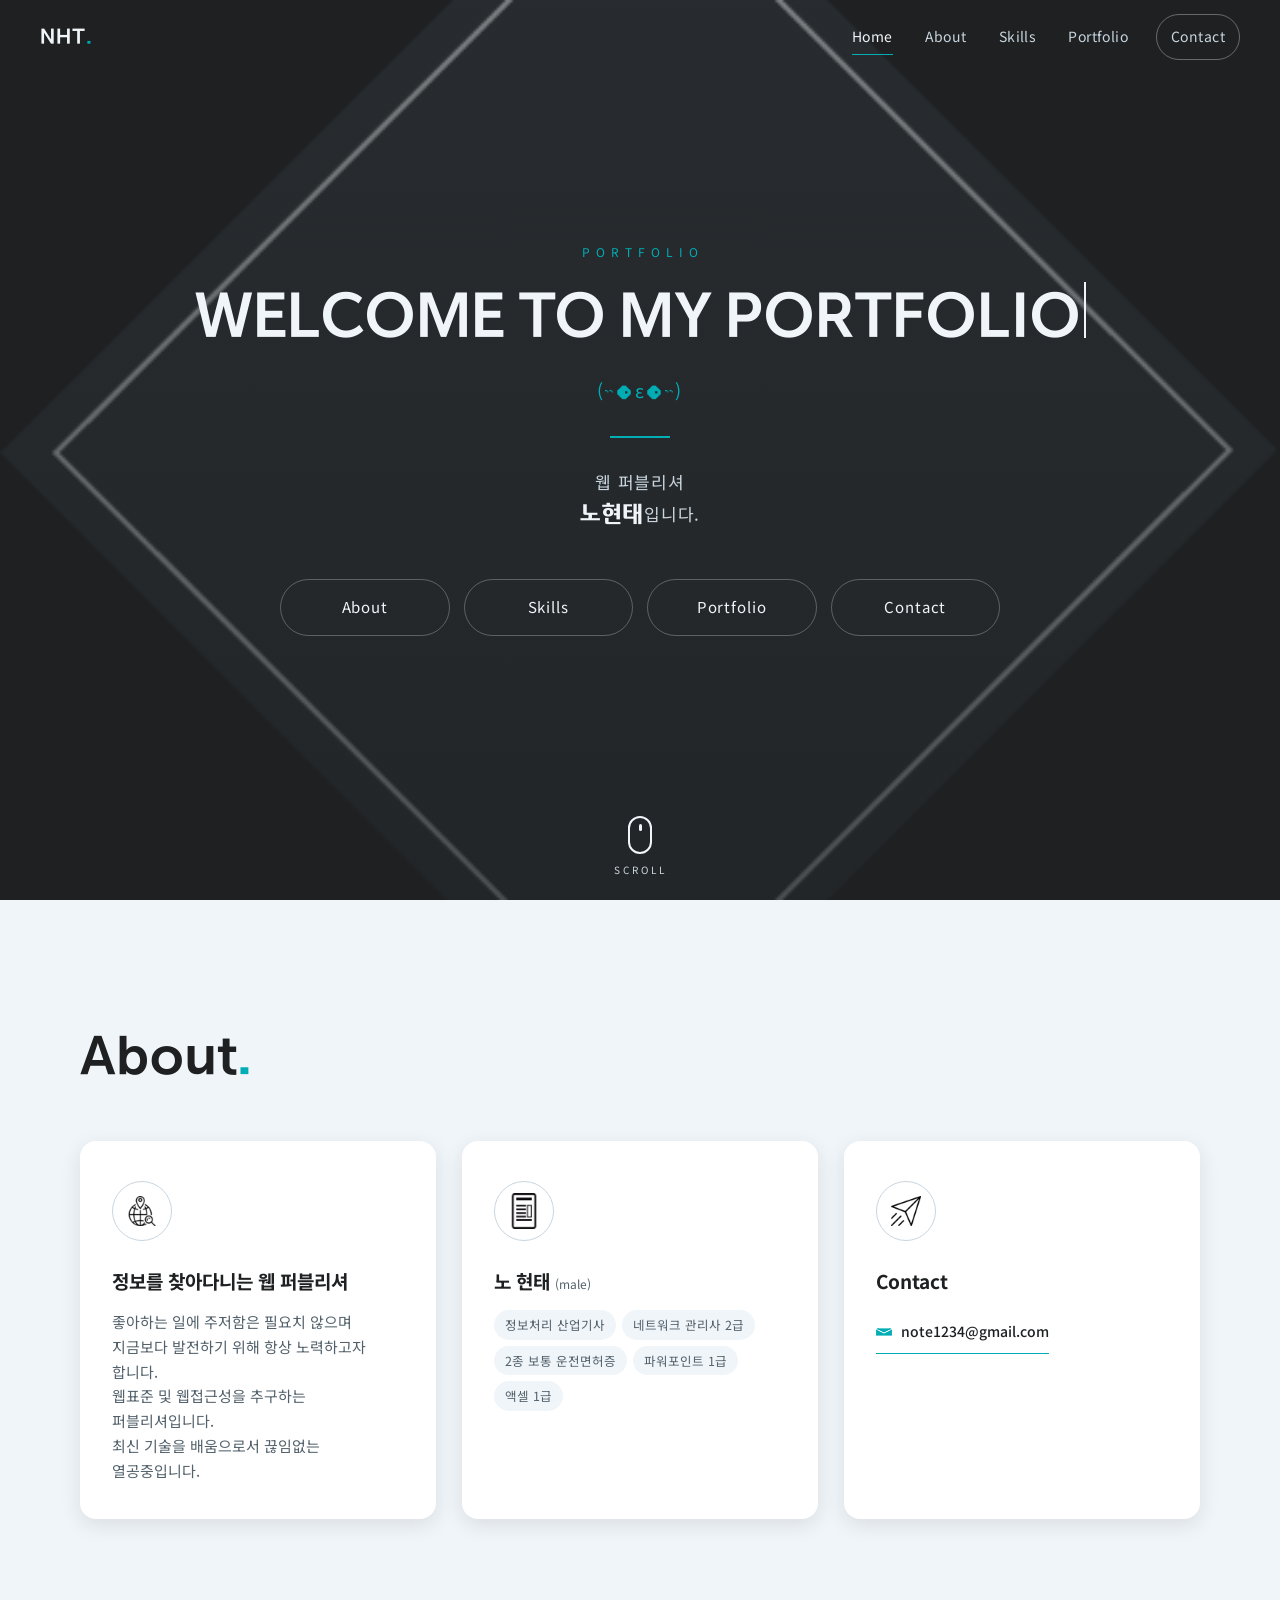
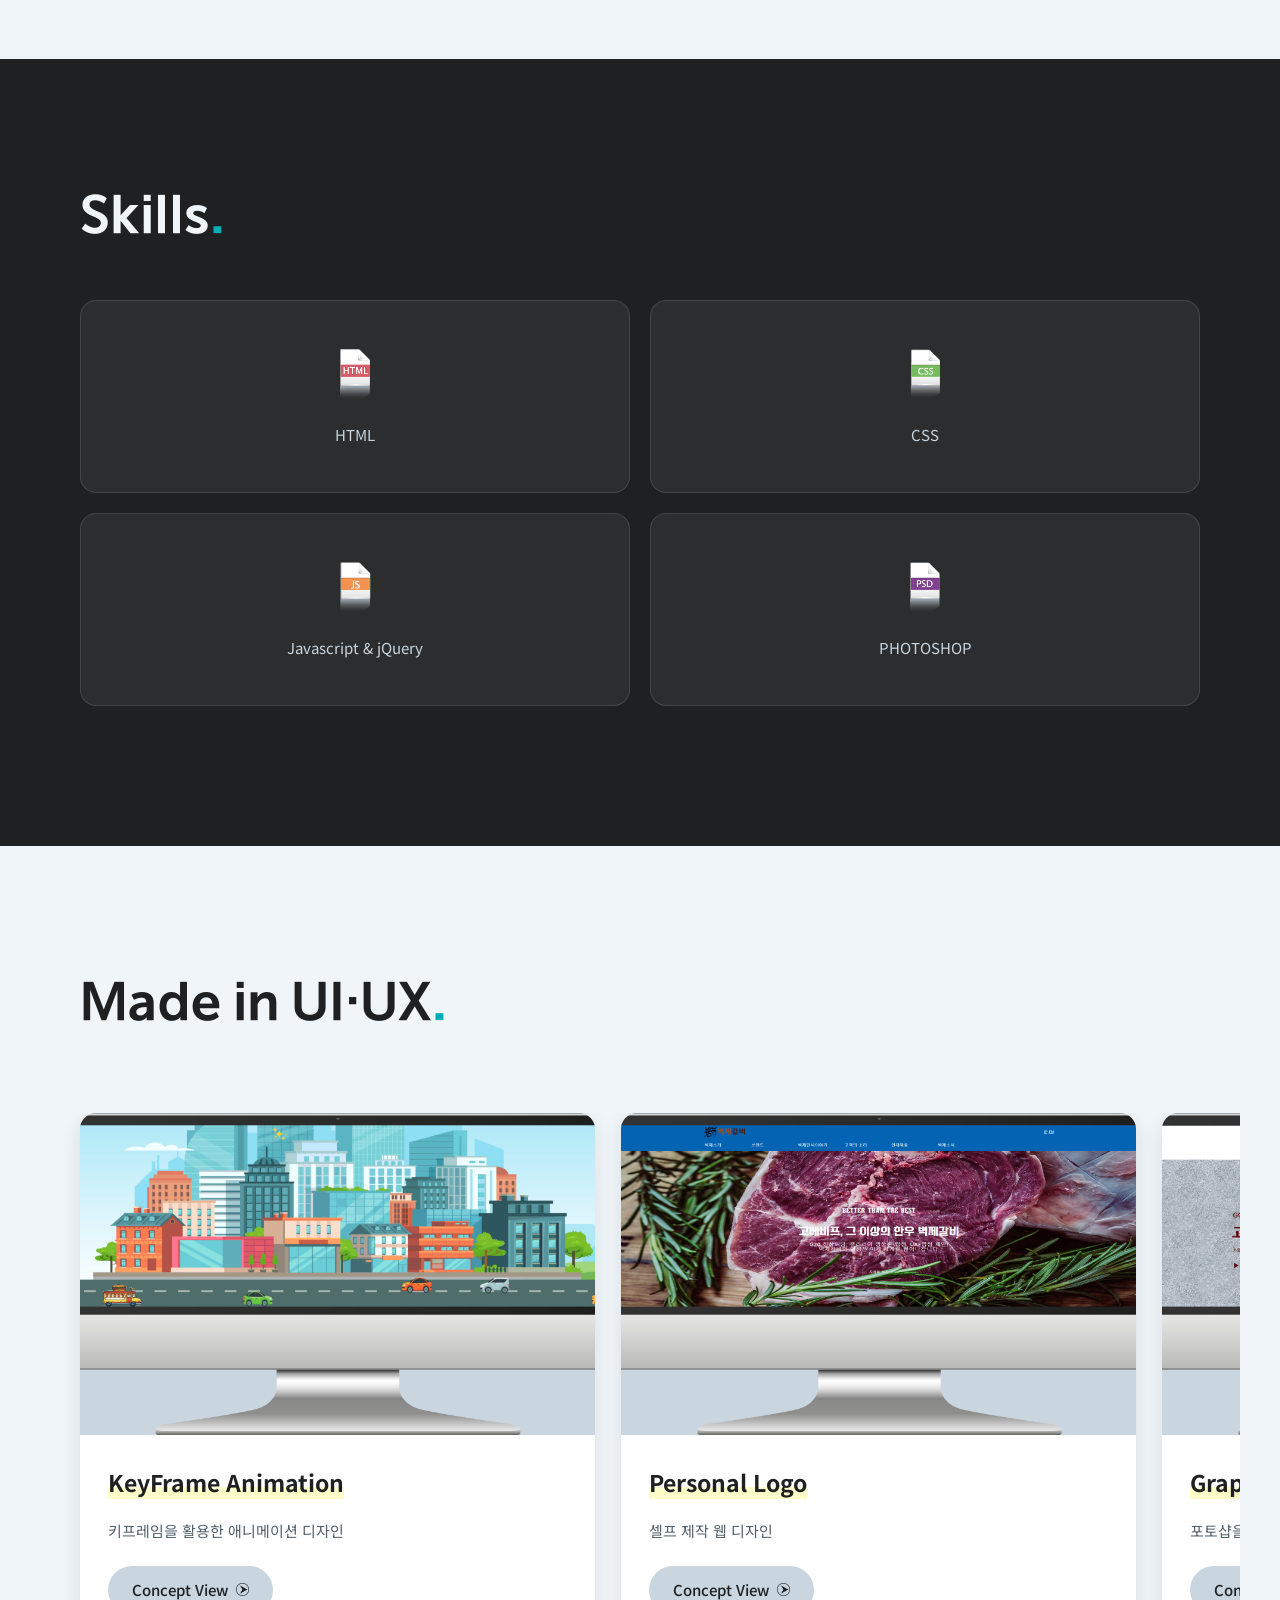
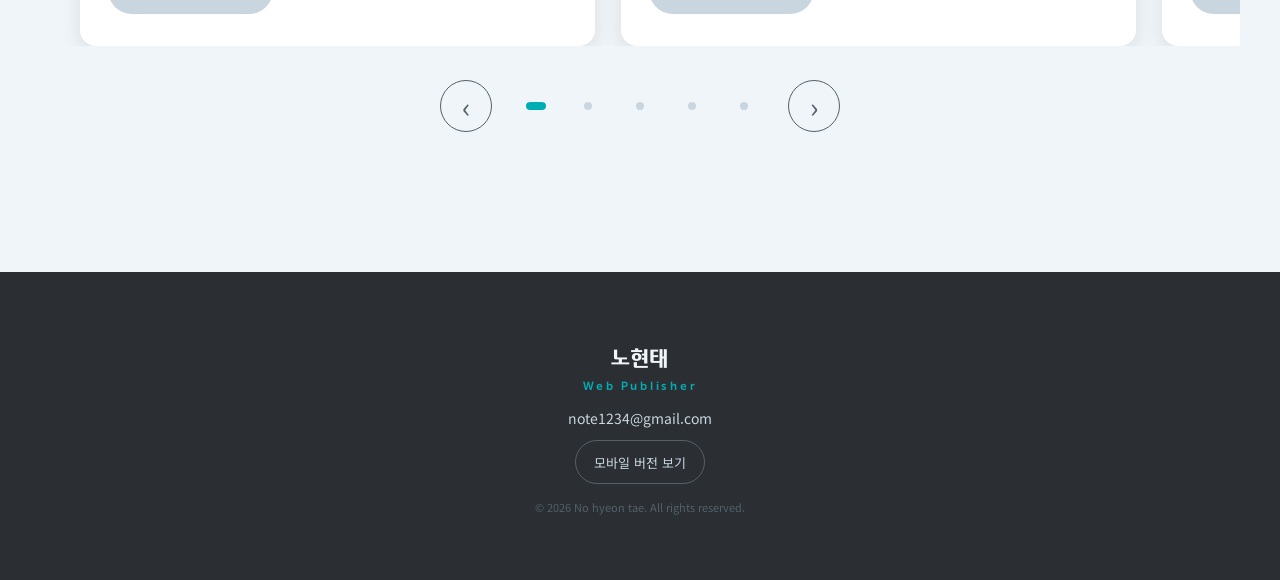
<file: index.html>
<!DOCTYPE html>
<html lang="ko" data-view="pc">
<head>
    <meta charset="UTF-8">
    <!-- 기기에 맞는 버전으로 자동 전환 (렌더링 전에 실행) -->
    <script src="js/view-switch.js"></script>
    <meta http-equiv="X-UA-Compatible" content="IE=edge">
    <meta name="viewport" content="width=device-width, initial-scale=1.0">
    <meta name="description" content="나만의 포트폴리오">
    <meta name="keywords" content="자기소개, 포트폴리오, 자기소개서, 나만의 장단점">
    <meta name="author" content="No hyeon tae">
    <meta name="theme-color" content="#1e2022">
    <title>노현태 │ 웹 퍼블리셔 포트폴리오</title>
    <link rel="icon" type="image/png" sizes="192x192" href="img/favicon.png">
    <link rel="preconnect" href="https://fonts.googleapis.com">
    <link rel="preconnect" href="https://fonts.gstatic.com" crossorigin>
    <link rel="stylesheet"
          href="https://fonts.googleapis.com/css2?family=Noto+Sans+KR:wght@300;400;500;700&display=swap">
    <link rel="stylesheet" href="css/base.css" type="text/css"><!-- 공용 디자인 시스템 -->
    <link rel="stylesheet" href="css/pc.css" type="text/css"><!-- PC 전용 레이어 -->
</head>
<body>
    <a class="skip" href="#about">본문 바로가기</a>

    <!-- ===== 상단 바 ===== -->
    <header class="appbar" id="appbar">
        <a class="appbar__brand" href="#home">NHT<span>.</span></a>
        <nav class="nav" aria-label="주요 메뉴">
            <a href="#home">Home</a>
            <a href="#about">About</a>
            <a href="#skill">Skills</a>
            <a href="#work">Portfolio</a>
            <a class="nav__mail" href="mailto:note1234@gmail.com">Contact</a>
        </nav>
    </header>

    <main>
        <!-- ===== HOME ===== -->
        <section id="home" class="home">
            <div class="home__inner">
                <p class="home__label">PORTFOLIO</p>
                <h1 class="home__type">
                    <span id="typeTarget" class="type"></span><span class="caret" aria-hidden="true"></span>
                </h1>
                <p class="sr-only" id="typeSource">WELCOME TO MY PORTFOLIO</p>
                <p class="home__kao" aria-hidden="true">(˵⚈ε⚈˵)</p>
                <span class="home__rule"></span>
                <p class="home__intro">웹 퍼블리셔<br><b>노현태</b>입니다.</p>

                <ul class="home__nav">
                    <li><a href="#about">About</a></li>
                    <li><a href="#skill">Skills</a></li>
                    <li><a href="#work">Portfolio</a></li>
                    <li><a href="mailto:note1234@gmail.com">Contact</a></li>
                </ul>
            </div>
            <a class="home__down" href="#about" aria-label="아래로 이동">
                <span class="mouse"><i></i></span>
                <em>SCROLL</em>
            </a>
        </section>

        <!-- ===== ABOUT ===== -->
        <section id="about" class="sec sec--light">
            <div class="wrap">
                <h2 class="sec__title" data-reveal>About<span>.</span></h2>

                <ul class="cards">
                    <li class="card" data-reveal>
                        <div class="card__ico"><img src="img/one.png" alt="" loading="lazy" decoding="async"></div>
                        <h3>정보를 찾아다니는 웹 퍼블리셔</h3>
                        <p>좋아하는 일에 주저함은 필요치 않으며<br>
                           지금보다 발전하기 위해 항상 노력하고자 합니다.<br>
                           웹표준 및 웹접근성을 추구하는 퍼블리셔입니다.<br>
                           최신 기술을 배움으로서 끊임없는 열공중입니다.</p>
                    </li>
                    <li class="card" data-reveal>
                        <div class="card__ico"><img src="img/two.png" alt="" loading="lazy" decoding="async"></div>
                        <h3>노 현태 <small>(male)</small></h3>
                        <ul class="chips">
                            <li>정보처리 산업기사</li>
                            <li>네트워크 관리사 2급</li>
                            <li>2종 보통 운전면허증</li>
                            <li>파워포인트 1급</li>
                            <li>액셀 1급</li>
                        </ul>
                    </li>
                    <li class="card" data-reveal>
                        <div class="card__ico"><img src="img/three.png" alt="" loading="lazy" decoding="async"></div>
                        <h3>Contact</h3>
                        <a class="mail" href="mailto:note1234@gmail.com">
                            <img src="img/three-one.png" alt="" loading="lazy" decoding="async">
                            <span>note1234@gmail.com</span>
                        </a>
                    </li>
                </ul>
            </div>
        </section>

        <!-- ===== SKILLS ===== -->
        <section id="skill" class="sec sec--dark">
            <div class="wrap">
                <h2 class="sec__title" data-reveal>Skills<span>.</span></h2>

                <ul class="skills">
                    <li data-reveal>
                        <div class="skills__ico"><img src="img/html-img.png" alt="" loading="lazy" decoding="async"></div>
                        <span>HTML</span>
                    </li>
                    <li data-reveal>
                        <div class="skills__ico"><img src="img/css_img.png" alt="" loading="lazy" decoding="async"></div>
                        <span>CSS</span>
                    </li>
                    <li data-reveal>
                        <div class="skills__ico"><img src="img/js-img.png" alt="" loading="lazy" decoding="async"></div>
                        <span>Javascript &amp; jQuery</span>
                    </li>
                    <li data-reveal>
                        <div class="skills__ico"><img src="img/psd-img.png" alt="" loading="lazy" decoding="async"></div>
                        <span>PHOTOSHOP</span>
                    </li>
                </ul>
            </div>
        </section>

        <!-- ===== PORTFOLIO ===== -->
        <section id="work" class="sec sec--light">
            <div class="wrap">
                <h2 class="sec__title" data-reveal>Made in UI·UX<span>.</span></h2>
                <p class="sec__desc" data-reveal>좌우 화살표로 작업물을 넘겨보세요.</p>

                <div class="slider" id="slider">
                    <ul class="slider__track" id="track">
                        <li class="slide">
                            <div class="slide__thumb">
                                <img src="img/animation_img.png" alt="KeyFrame Animation 작업물" loading="lazy" decoding="async">
                            </div>
                            <div class="slide__body">
                                <h3>KeyFrame Animation</h3>
                                <em>키프레임을 활용한 애니메이션 디자인</em>
                                <a class="btn" href="http://nht1763.com/goodfoodtruck/" target="_blank" rel="noopener">
                                    Concept View
                                    <img src="img/forward.png" alt="" aria-hidden="true">
                                </a>
                            </div>
                        </li>
                        <li class="slide">
                            <div class="slide__thumb">
                                <img src="img/port_img.png" alt="Personal Logo 작업물" loading="lazy" decoding="async">
                            </div>
                            <div class="slide__body">
                                <h3>Personal Logo</h3>
                                <em>셀프 제작 웹 디자인</em>
                                <a class="btn" href="http://nht1763.com/byeokje/" target="_blank" rel="noopener">
                                    Concept View
                                    <img src="img/forward.png" alt="" aria-hidden="true">
                                </a>
                            </div>
                        </li>
                        <li class="slide">
                            <div class="slide__thumb">
                                <img src="img/photoshop_img.png" alt="Graphic Design 작업물" loading="lazy" decoding="async">
                            </div>
                            <div class="slide__body">
                                <h3>Graphic Design</h3>
                                <em>포토샵을 활용한 그래픽 디자인</em>
                                <a class="btn" href="http://nht1763.com/godiva/" target="_blank" rel="noopener">
                                    Concept View
                                    <img src="img/forward.png" alt="" aria-hidden="true">
                                </a>
                            </div>
                        </li>
                        <li class="slide">
                            <div class="slide__thumb">
                                <img src="img/illustor_img.png" alt="Graphic Design 작업물" loading="lazy" decoding="async">
                            </div>
                            <div class="slide__body">
                                <h3>Graphic Design</h3>
                                <em>일러스트레이터를 활용한 디자인</em>
                                <a class="btn" href="http://nht1763.com/gangdong/" target="_blank" rel="noopener">
                                    Concept View
                                    <img src="img/forward.png" alt="" aria-hidden="true">
                                </a>
                            </div>
                        </li>
                        <li class="slide">
                            <div class="slide__thumb">
                                <img src="img/renewal_design.png" alt="UI/UX Design 작업물" loading="lazy" decoding="async">
                            </div>
                            <div class="slide__body">
                                <h3>UI/UX Design</h3>
                                <em>웹 사이트 리뉴얼 디자인</em>
                                <a class="btn" href="http://nht1763.com/lookin/" target="_blank" rel="noopener">
                                    Concept View
                                    <img src="img/forward.png" alt="" aria-hidden="true">
                                </a>
                            </div>
                        </li>
                    </ul>

                    <div class="slider__ctrl">
                        <button type="button" id="prev" aria-label="이전 작업물">‹</button>
                        <div class="dots" id="dots" role="tablist" aria-label="작업물 선택"></div>
                        <button type="button" id="next" aria-label="다음 작업물">›</button>
                    </div>
                </div>
            </div>
        </section>
    </main>

    <footer class="foot">
        <p class="foot__name">노현태 <span>Web Publisher</span></p>
        <a class="foot__mail" href="mailto:note1234@gmail.com">note1234@gmail.com</a>
        <p class="foot__switch"><a href="new_portfolio/?view=mobile">모바일 버전 보기</a></p>
        <p class="foot__copy">&copy; 2026 No hyeon tae. All rights reserved.</p>
    </footer>

    <button class="totop" id="toTop" type="button" aria-label="맨 위로 이동" hidden>↑</button>

    <script src="js/app.js" defer></script>
</body>
</html>
</file>
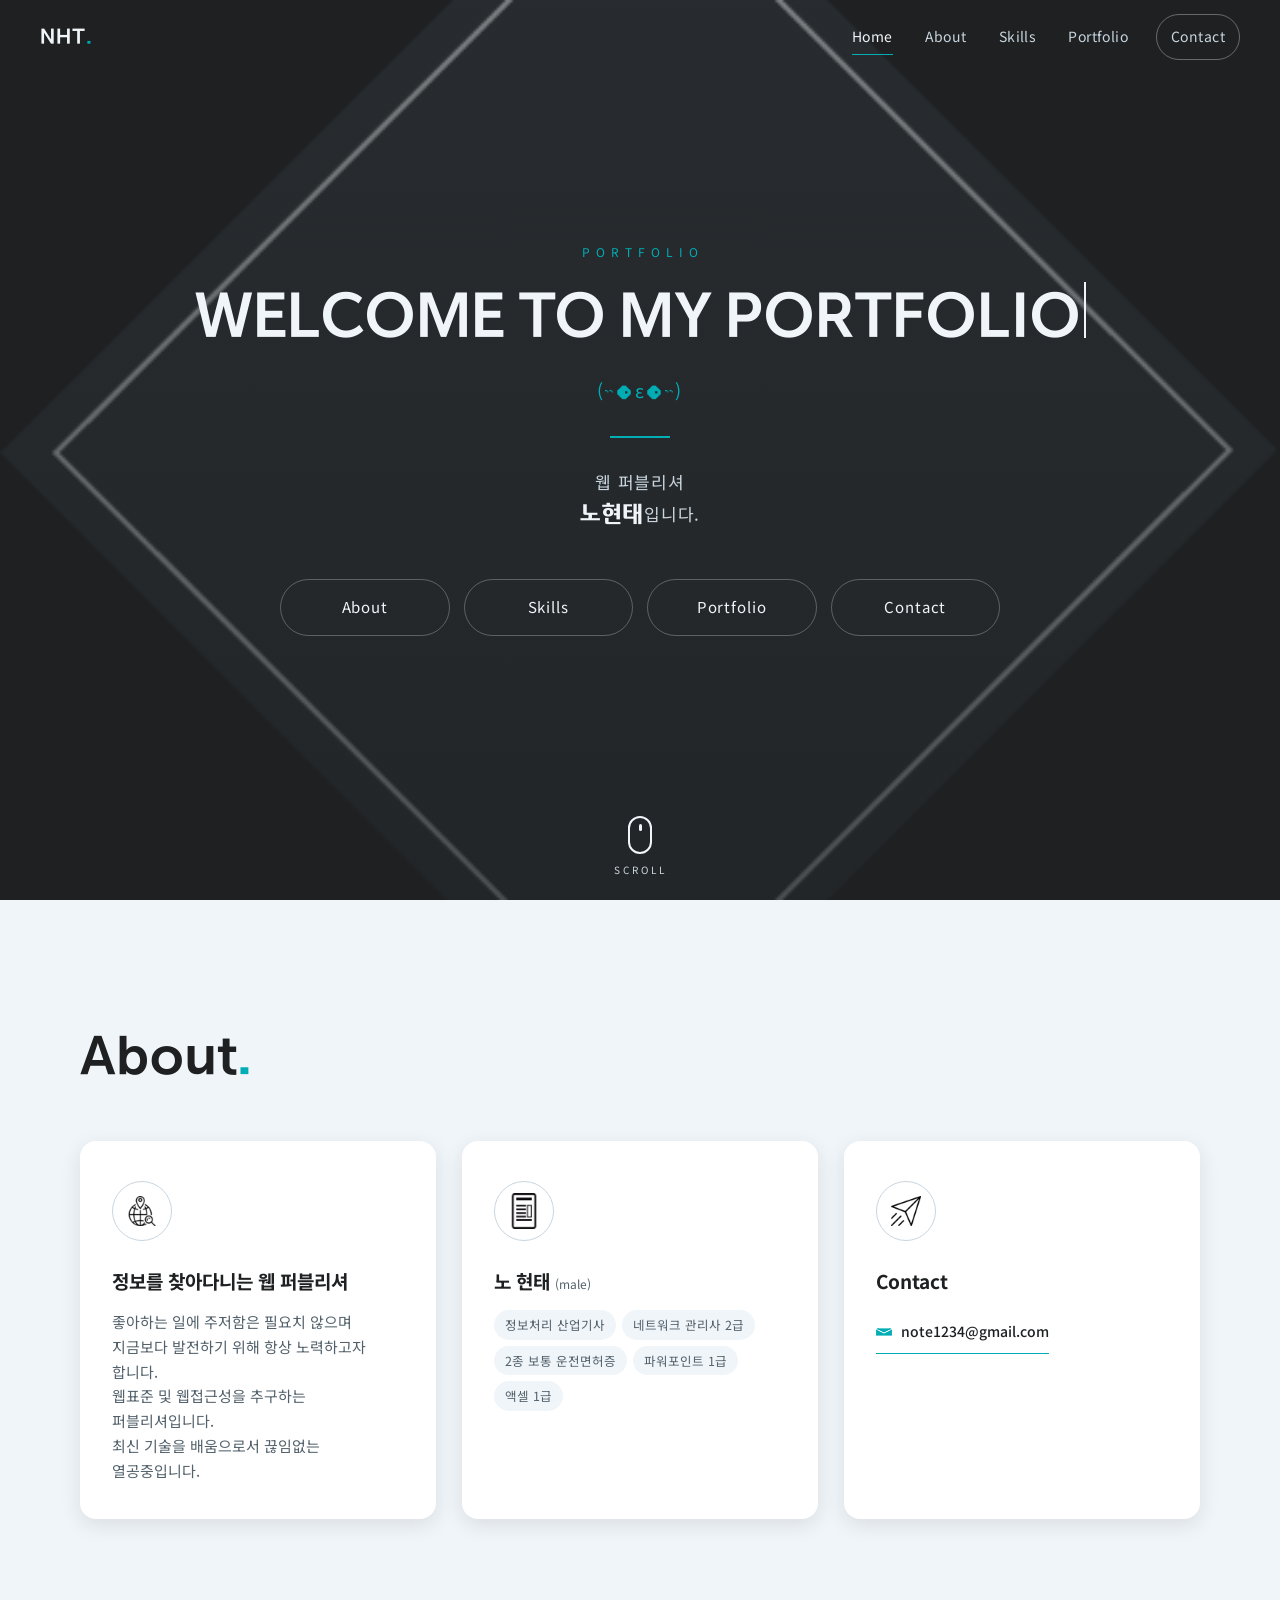
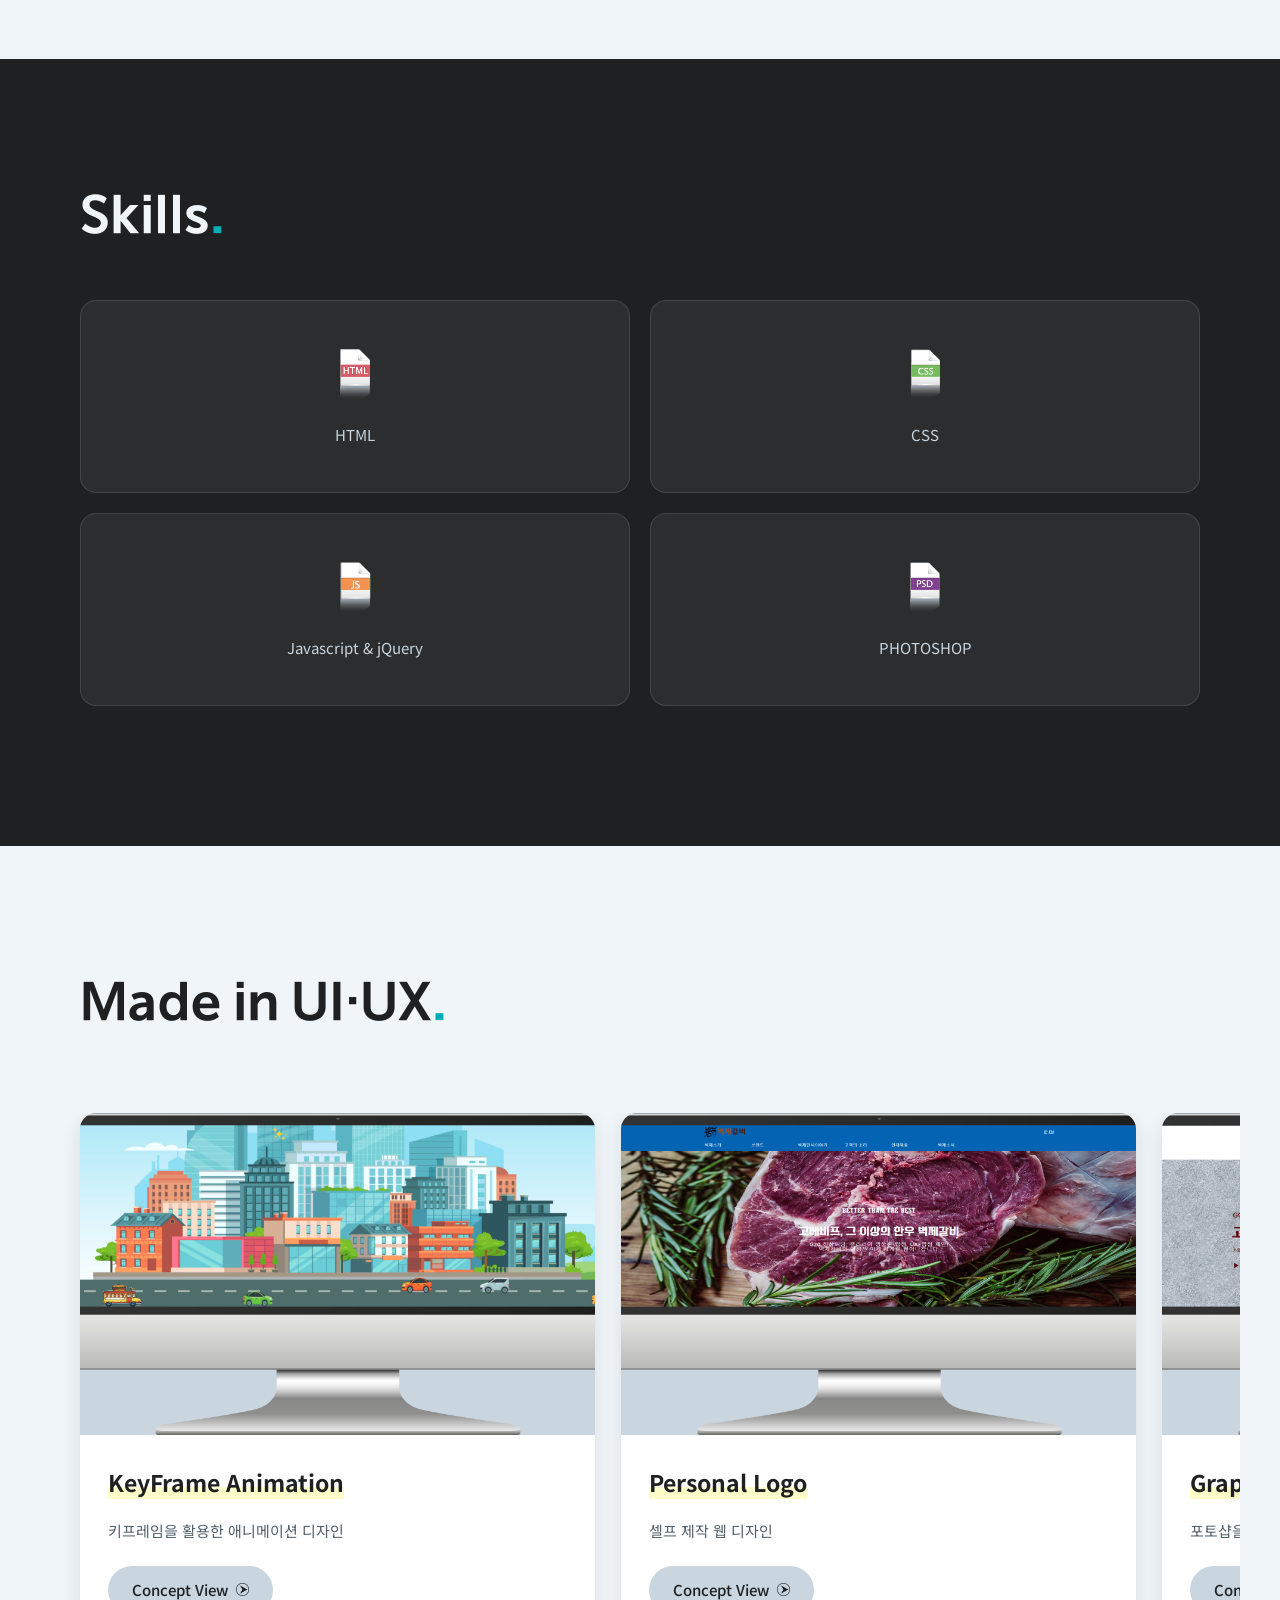
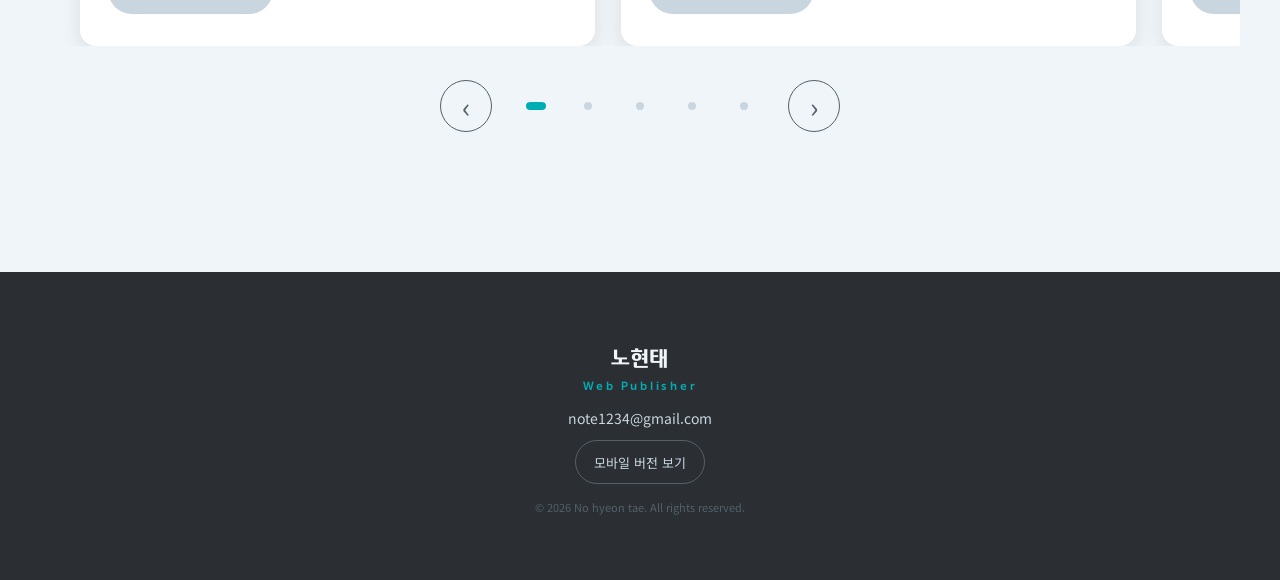
<file: new_portfolio/index.html>
<!DOCTYPE html>
<html lang="ko" data-view="mobile">
<head>
    <meta charset="UTF-8">
    <!-- 기기에 맞는 버전으로 자동 전환 (렌더링 전에 실행) -->
    <script src="../js/view-switch.js"></script>
    <meta name="viewport" content="width=device-width, initial-scale=1.0, viewport-fit=cover">
    <meta name="description" content="웹 퍼블리셔 노현태의 모바일 포트폴리오">
    <meta name="keywords" content="자기소개, 포트폴리오, 웹퍼블리셔, 모바일 포트폴리오">
    <meta name="author" content="No hyeon tae">
    <meta name="theme-color" content="#1e2022">
    <meta name="format-detection" content="telephone=no">
    <title>노현태 │ 웹 퍼블리셔 포트폴리오 (Mobile)</title>
    <link rel="icon" type="image/png" sizes="192x192" href="../img/favicon.png">
    <link rel="preconnect" href="https://fonts.googleapis.com">
    <link rel="preconnect" href="https://fonts.gstatic.com" crossorigin>
    <link rel="stylesheet"
          href="https://fonts.googleapis.com/css2?family=Noto+Sans+KR:wght@300;400;500;700&display=swap">
    <link rel="stylesheet" href="../css/base.css"><!-- 공용 디자인 시스템 -->
    <link rel="stylesheet" href="css/mobile.css"><!-- 모바일 전용 레이어 -->
</head>
<body>
    <a class="skip" href="#about">본문 바로가기</a>

    <!-- ===== 상단 바 ===== -->
    <header class="appbar" id="appbar">
        <a class="appbar__brand" href="#home">NHT<span>.</span></a>
        <button class="appbar__toggle" id="navToggle" type="button"
                aria-label="메뉴 열기" aria-expanded="false" aria-controls="drawer">
            <span class="bar"></span><span class="bar"></span><span class="bar"></span>
        </button>
    </header>

    <!-- ===== 드로어 메뉴 ===== -->
    <nav class="drawer" id="drawer" aria-label="주요 메뉴" inert>
        <ul class="drawer__list">
            <li><a href="#home"><em>01</em>Home</a></li>
            <li><a href="#about"><em>02</em>About</a></li>
            <li><a href="#skill"><em>03</em>Skills</a></li>
            <li><a href="#work"><em>04</em>Portfolio</a></li>
        </ul>
        <p class="drawer__mail"><a href="mailto:note1234@gmail.com">note1234@gmail.com</a></p>
    </nav>
    <div class="scrim" id="scrim" hidden></div>

    <main>
        <!-- ===== HOME ===== -->
        <section id="home" class="home">
            <div class="home__inner">
                <p class="home__label">PORTFOLIO</p>
                <h1 class="home__type">
                    <span id="typeTarget" class="type"></span><span class="caret" aria-hidden="true"></span>
                </h1>
                <p class="sr-only" id="typeSource">WELCOME TO MY PORTFOLIO</p>
                <p class="home__kao" aria-hidden="true">(˵⚈ε⚈˵)</p>
                <span class="home__rule"></span>
                <p class="home__intro">웹 퍼블리셔<br><b>노현태</b>입니다.</p>

                <ul class="home__nav">
                    <li><a href="#about">About</a></li>
                    <li><a href="#skill">Skills</a></li>
                    <li><a href="#work">Portfolio</a></li>
                    <li><a href="mailto:note1234@gmail.com">Contact</a></li>
                </ul>
            </div>
            <a class="home__down" href="#about" aria-label="아래로 이동">
                <span class="mouse"><i></i></span>
                <em>SCROLL</em>
            </a>
        </section>

        <!-- ===== ABOUT ===== -->
        <section id="about" class="sec sec--light">
            <div class="wrap">
                <h2 class="sec__title" data-reveal>About<span>.</span></h2>

                <ul class="cards">
                    <li class="card" data-reveal>
                        <div class="card__ico"><img src="../img/one.png" alt="" loading="lazy" decoding="async"></div>
                        <h3>정보를 찾아다니는 웹 퍼블리셔</h3>
                        <p>좋아하는 일에 주저함은 필요치 않으며<br>
                           지금보다 발전하기 위해 항상 노력하고자 합니다.<br>
                           웹표준 및 웹접근성을 추구하는 퍼블리셔입니다.<br>
                           최신 기술을 배움으로서 끊임없는 열공중입니다.</p>
                    </li>
                    <li class="card" data-reveal>
                        <div class="card__ico"><img src="../img/two.png" alt="" loading="lazy" decoding="async"></div>
                        <h3>노 현태 <small>(male)</small></h3>
                        <ul class="chips">
                            <li>정보처리 산업기사</li>
                            <li>네트워크 관리사 2급</li>
                            <li>2종 보통 운전면허증</li>
                            <li>파워포인트 1급</li>
                            <li>액셀 1급</li>
                        </ul>
                    </li>
                    <li class="card" data-reveal>
                        <div class="card__ico"><img src="../img/three.png" alt="" loading="lazy" decoding="async"></div>
                        <h3>Contact</h3>
                        <a class="mail" href="mailto:note1234@gmail.com">
                            <img src="../img/three-one.png" alt="" loading="lazy" decoding="async">
                            <span>note1234@gmail.com</span>
                        </a>
                    </li>
                </ul>
            </div>
        </section>

        <!-- ===== SKILLS ===== -->
        <section id="skill" class="sec sec--dark">
            <div class="wrap">
                <h2 class="sec__title" data-reveal>Skills<span>.</span></h2>

                <ul class="skills">
                    <li data-reveal>
                        <div class="skills__ico"><img src="../img/html-img.png" alt="" loading="lazy" decoding="async"></div>
                        <span>HTML</span>
                    </li>
                    <li data-reveal>
                        <div class="skills__ico"><img src="../img/css_img.png" alt="" loading="lazy" decoding="async"></div>
                        <span>CSS</span>
                    </li>
                    <li data-reveal>
                        <div class="skills__ico"><img src="../img/js-img.png" alt="" loading="lazy" decoding="async"></div>
                        <span>Javascript<br>&amp; jQuery</span>
                    </li>
                    <li data-reveal>
                        <div class="skills__ico"><img src="../img/psd-img.png" alt="" loading="lazy" decoding="async"></div>
                        <span>PHOTOSHOP</span>
                    </li>
                </ul>
            </div>
        </section>

        <!-- ===== PORTFOLIO ===== -->
        <section id="work" class="sec sec--light">
            <div class="wrap">
                <h2 class="sec__title" data-reveal>Made in UI·UX<span>.</span></h2>
                <p class="sec__desc" data-reveal>좌우로 밀어서 작업물을 확인하세요.</p>

                <div class="slider" id="slider">
                    <ul class="slider__track" id="track">
                        <li class="slide">
                            <div class="slide__thumb">
                                <img src="../img/animation_img.png" alt="KeyFrame Animation 작업물" loading="lazy" decoding="async">
                            </div>
                            <div class="slide__body">
                                <h3>KeyFrame Animation</h3>
                                <em>키프레임을 활용한 애니메이션 디자인</em>
                                <a class="btn" href="http://nht1763.com/goodfoodtruck/" target="_blank" rel="noopener">
                                    Concept View
                                    <img src="../img/forward.png" alt="" aria-hidden="true">
                                </a>
                            </div>
                        </li>
                        <li class="slide">
                            <div class="slide__thumb">
                                <img src="../img/port_img.png" alt="Personal Logo 작업물" loading="lazy" decoding="async">
                            </div>
                            <div class="slide__body">
                                <h3>Personal Logo</h3>
                                <em>셀프 제작 웹 디자인</em>
                                <a class="btn" href="http://nht1763.com/byeokje/" target="_blank" rel="noopener">
                                    Concept View
                                    <img src="../img/forward.png" alt="" aria-hidden="true">
                                </a>
                            </div>
                        </li>
                        <li class="slide">
                            <div class="slide__thumb">
                                <img src="../img/photoshop_img.png" alt="Graphic Design 작업물" loading="lazy" decoding="async">
                            </div>
                            <div class="slide__body">
                                <h3>Graphic Design</h3>
                                <em>포토샵을 활용한 그래픽 디자인</em>
                                <a class="btn" href="http://nht1763.com/godiva/" target="_blank" rel="noopener">
                                    Concept View
                                    <img src="../img/forward.png" alt="" aria-hidden="true">
                                </a>
                            </div>
                        </li>
                        <li class="slide">
                            <div class="slide__thumb">
                                <img src="../img/illustor_img.png" alt="일러스트레이터 디자인 작업물" loading="lazy" decoding="async">
                            </div>
                            <div class="slide__body">
                                <h3>Graphic Design</h3>
                                <em>일러스트레이터를 활용한 디자인</em>
                                <a class="btn" href="http://nht1763.com/gangdong/" target="_blank" rel="noopener">
                                    Concept View
                                    <img src="../img/forward.png" alt="" aria-hidden="true">
                                </a>
                            </div>
                        </li>
                        <li class="slide">
                            <div class="slide__thumb">
                                <img src="../img/renewal_design.png" alt="웹 사이트 리뉴얼 디자인 작업물" loading="lazy" decoding="async">
                            </div>
                            <div class="slide__body">
                                <h3>UI/UX Design</h3>
                                <em>웹 사이트 리뉴얼 디자인</em>
                                <a class="btn" href="http://nht1763.com/lookin/" target="_blank" rel="noopener">
                                    Concept View
                                    <img src="../img/forward.png" alt="" aria-hidden="true">
                                </a>
                            </div>
                        </li>
                    </ul>

                    <div class="slider__ctrl">
                        <button type="button" id="prev" aria-label="이전 작업물">‹</button>
                        <div class="dots" id="dots" role="tablist" aria-label="작업물 선택"></div>
                        <button type="button" id="next" aria-label="다음 작업물">›</button>
                    </div>
                </div>
            </div>
        </section>
    </main>

    <footer class="foot">
        <p class="foot__name">노현태 <span>Web Publisher</span></p>
        <a class="foot__mail" href="mailto:note1234@gmail.com">note1234@gmail.com</a>
        <p class="foot__switch"><a href="../?view=pc">PC 버전 보기</a></p>
        <p class="foot__copy">&copy; 2026 No hyeon tae. All rights reserved.</p>
    </footer>

    <button class="totop" id="toTop" type="button" aria-label="맨 위로 이동" hidden>↑</button>

    <script src="../js/app.js" defer></script>
</body>
</html>
</file>
<file: css/base.css>
@charset "utf-8";
/* =========================================================
   노현태 포트폴리오 — 공용 디자인 시스템 (base)

   PC 버전(/index.html)과 모바일 버전(/new_portfolio/index.html)이
   **이 파일 하나를 함께 참조**한다. 색·타이포·간격·컴포넌트를 여기서만
   정의하므로, 스타일을 고칠 때 한 곳만 만지면 두 버전에 동시에 반영된다.

   CSS의 상대 경로는 "이 스타일시트의 위치" 기준으로 풀린다.
   따라서 이 파일이 /css/ 에 있는 한 ../fonts/, ../img/ 는 두 페이지
   모두에서 올바르게 해석된다. (페이지 위치와 무관)

   버전별 차이는 각자의 레이어가 담당한다.
     - PC     : css/pc.css              (가로 내비, 데스크톱 레이아웃, hover)
     - 모바일 : new_portfolio/css/mobile.css (햄버거 드로어, 폴더블 대응)

   기본값은 Mobile First — 좁은 화면 기준이며, 각 레이어가 위로 확장한다.
   ========================================================= */

/* ---------- 0. Reset ---------- */
*, *::before, *::after { box-sizing: border-box; }
html, body, div, span, h1, h2, h3, h4, p, em, b, small, a, img,
ul, ol, li, section, header, footer, nav, main, aside, button, i {
    margin: 0; padding: 0; border: 0;
    font: inherit; vertical-align: baseline;
}
ul, ol { list-style: none; }
a { color: inherit; text-decoration: none; }
img { display: block; max-width: 100%; height: auto; border: 0; }
button { background: none; cursor: pointer; color: inherit; font: inherit; }
[hidden] { display: none !important; }

/* ---------- 1. Tokens ---------- */
:root {
    --ink:      #1e2022;   /* 딥 차콜 */
    --ink-2:    #2b2f33;
    --gray:     #52616b;
    --line:     #c9d6df;
    --paper:    #f0f5f9;
    --white:    #ffffff;
    --accent:   #00adb5;
    --marker:   #fefdca;

    --bar-h: 56px;                              /* 상단바 높이 */
    --pad:   clamp(16px, 5vw, 28px);            /* 좌우 여백 */
    --sat:   env(safe-area-inset-top, 0px);     /* 노치 / 펀치홀 */
    --sab:   env(safe-area-inset-bottom, 0px);  /* 제스처 바 */
    --radius: 16px;
    --shadow: 0 6px 20px rgba(30, 32, 34, .10);
    --ease:  cubic-bezier(.22, .61, .36, 1);
}

@font-face {
    font-family: "welcome_B";
    src: url(../fonts/welcome_Bold.woff) format("woff");
    font-display: swap;
}
@font-face {
    font-family: "welcome_R";
    src: url(../fonts/welcome_Regular.woff) format("woff");
    font-display: swap;
}

/* ---------- 2. Base ---------- */
html {
    -webkit-text-size-adjust: 100%;
    scroll-behavior: smooth;
    scroll-padding-top: calc(var(--bar-h) + var(--sat));
}
body {
    background: var(--paper);
    color: var(--ink);
    font-family: "Noto Sans KR", -apple-system, BlinkMacSystemFont,
                 "Apple SD Gothic Neo", "Malgun Gothic", sans-serif;
    font-size: 15px;
    line-height: 1.65;
    word-break: keep-all;          /* 한글 줄바꿈 자연스럽게 */
    overflow-x: hidden;            /* 좁은 커버 화면 가로 스크롤 차단 */
    -webkit-font-smoothing: antialiased;
}
body.is-locked { overflow: hidden; }

.sr-only, .skip:not(:focus) {
    position: absolute; width: 1px; height: 1px;
    margin: -1px; padding: 0; overflow: hidden;
    clip: rect(0 0 0 0); clip-path: inset(50%); white-space: nowrap;
}
.skip:focus {
    position: fixed; z-index: 200; top: calc(var(--sat) + 8px); left: 8px;
    width: auto; height: auto; clip: auto; clip-path: none;
    padding: 10px 14px; border-radius: 8px;
    background: var(--accent); color: #fff; font-weight: 700;
}
:focus-visible { outline: 2px solid var(--accent); outline-offset: 3px; }

/* ---------- 3. App bar ---------- */
.appbar {
    position: fixed; z-index: 96; inset: 0 0 auto 0;   /* 드로어(95)보다 위 — 닫기 버튼 확보 */
    height: calc(var(--bar-h) + var(--sat));
    padding: var(--sat) var(--pad) 0;
    display: flex; align-items: center; justify-content: space-between;
    background: transparent;
    transition: background .3s var(--ease), box-shadow .3s var(--ease);
}
.appbar.is-solid {
    background: rgba(30, 32, 34, .92);
    -webkit-backdrop-filter: blur(10px);
    backdrop-filter: blur(10px);
    box-shadow: 0 1px 0 rgba(255, 255, 255, .06);
}
.appbar__brand {
    display: flex; align-items: center;
    min-height: 44px; padding-right: 8px;      /* 터치 영역 확보 */
    font-family: "welcome_B", sans-serif;
    font-size: 20px; letter-spacing: 1px; color: var(--paper);
}
.appbar__brand span { color: var(--accent); }

/* ---------- 5. HOME ---------- */
.home {
    position: relative;
    min-height: 100svh;                        /* 주소창 유무와 무관하게 한 화면 */
    padding: calc(var(--bar-h) + var(--sat) + 24px) var(--pad) calc(var(--sab) + 96px);
    display: flex; flex-direction: column; justify-content: center;
    background: var(--ink) url(../img/home_background.png) center / cover no-repeat;
    color: var(--paper);
    text-align: center;
    overflow: hidden;
}
.home::after {                                 /* 배경 위 가독성 레이어 */
    content: ""; position: absolute; inset: 0;
    background: linear-gradient(180deg, rgba(30,32,34,.55) 0%, rgba(30,32,34,.78) 100%);
}
.home__inner { position: relative; z-index: 1; }
.home__label {
    font-size: 11px; letter-spacing: .5em; color: var(--accent);
    margin-bottom: 14px; text-indent: .5em;
}
.home__type {
    font-family: "welcome_B", sans-serif;
    font-size: clamp(24px, 8.5vw, 40px);
    line-height: 1.25; min-height: 2.5em;      /* 타이핑 중 레이아웃 흔들림 방지 */
    display: block;                            /* 커서가 텍스트와 같은 줄에 붙도록 */
}
.caret {
    display: inline-block; width: 2px; height: .95em; margin-left: 3px;
    vertical-align: -.1em;
    background: var(--paper); animation: blink .8s steps(1) infinite;
}
@keyframes blink { 50% { opacity: 0; } }

.home__rule {
    display: block; width: 44px; height: 2px; margin: 20px auto;
    background: var(--accent);
}
.home__intro { font-size: 15px; color: var(--line); letter-spacing: .04em; }
.home__intro b { font-family: "welcome_B", sans-serif; font-size: 20px; color: var(--paper); }

.home__nav {
    display: grid; grid-template-columns: 1fr 1fr; gap: 10px;
    margin-top: 34px;
}
.home__nav a {
    display: block; padding: 13px 8px;
    border: 1px solid rgba(240, 245, 249, .28); border-radius: 999px;
    font-size: 14px; letter-spacing: .06em;
    transition: background .25s var(--ease), border-color .25s var(--ease);
}
.home__nav a:active { background: rgba(240, 245, 249, .16); border-color: var(--accent); }

.home__down {
    position: absolute; z-index: 1; left: 0; right: 0;
    bottom: calc(var(--sab) + 22px);
    display: flex; flex-direction: column; align-items: center; gap: 8px;
}
.mouse {
    width: 24px; height: 38px; border: 2px solid var(--paper); border-radius: 14px;
    display: flex; justify-content: center; padding-top: 6px;
}
.mouse i { width: 3px; height: 7px; border-radius: 2px; background: var(--paper); animation: wheel 1.6s infinite; }
@keyframes wheel { 0% { transform: translateY(0); opacity: 1; } 70% { transform: translateY(12px); opacity: 0; } 100% { opacity: 0; } }
.home__down em { font-style: normal; font-size: 10px; letter-spacing: .3em; color: var(--line); }

/* ---------- 6. Section frame ---------- */
.sec { padding: 68px 0 72px; }
.sec--light { background: var(--paper); color: var(--ink); }
.sec--dark   { background: var(--ink); color: var(--paper); }
.wrap { padding-inline: var(--pad); max-width: 1100px; margin-inline: auto; }

.sec__title {
    font-family: "welcome_B", sans-serif;
    font-size: clamp(28px, 9vw, 44px); line-height: 1.15;
    margin-bottom: 8px;
}
.sec__title span { color: var(--accent); }
.sec__desc { font-size: 13px; color: var(--gray); margin-bottom: 26px; }
.sec--dark .sec__desc { color: var(--line); }
.sec__title + .cards, .sec__title + .skills { margin-top: 28px; }

/* 스크롤 등장 효과 */
[data-reveal] {
    opacity: 0; transform: translateY(18px);
    transition: opacity .55s var(--ease), transform .55s var(--ease);
}
[data-reveal].is-in { opacity: 1; transform: none; }

/* ---------- 7. About ---------- */
.cards { display: grid; gap: 16px; }
.card {
    position: relative;
    padding: 26px 20px 24px;
    background: var(--white);
    border-radius: var(--radius);
    box-shadow: var(--shadow);
}
.card__ico {
    width: 52px; height: 52px; margin-bottom: 16px;
    display: grid; place-items: center;
    border: 1px solid var(--line); border-radius: 50%;
}
.card__ico img { width: 26px; }
.card h3 { font-size: 17px; font-weight: 700; margin-bottom: 10px; }
.card h3 small { font-size: 12px; color: var(--gray); font-weight: 400; }
.card p { font-size: 14px; color: var(--gray); }

.chips { display: flex; flex-wrap: wrap; gap: 6px; }
.chips li {
    padding: 6px 11px; border-radius: 999px;
    background: var(--paper); color: var(--gray);
    font-size: 12.5px; line-height: 1.4;
}
.mail {
    display: inline-flex; align-items: center; gap: 9px;
    min-height: 44px; padding: 6px 0;
    font-size: 14px; color: var(--ink); font-weight: 500;
    border-bottom: 1px solid var(--accent);
}
.mail img { width: 16px; }

/* ---------- 8. Skills ---------- */
.skills { display: grid; grid-template-columns: repeat(2, 1fr); gap: 12px; }
.skills li {
    padding: 24px 10px; text-align: center;
    background: rgba(240, 245, 249, .06);
    border: 1px solid rgba(240, 245, 249, .12);
    border-radius: var(--radius);
}
.skills__ico {
    width: 46px; height: 46px; margin: 0 auto 12px;
    display: grid; place-items: center;
}
.skills__ico img { width: 40px; }
.skills li span { font-size: 13px; line-height: 1.45; color: var(--line); }

/* ---------- 9. Portfolio slider (터치 스와이프 = 네이티브 스크롤) ---------- */
.slider { margin-top: 22px; }
.slider__track {
    display: flex; gap: 14px;
    margin-inline: calc(var(--pad) * -1);
    padding-inline: var(--pad);
    overflow-x: auto;
    scroll-snap-type: x mandatory;
    scrollbar-width: none;
    -webkit-overflow-scrolling: touch;
    overscroll-behavior-x: contain;
}
.slider__track::-webkit-scrollbar { display: none; }

.slide {
    flex: 0 0 100%;
    scroll-snap-align: center;
    background: var(--white);
    border-radius: var(--radius);
    box-shadow: var(--shadow);
    overflow: hidden;
}
.slide__thumb { background: var(--line); aspect-ratio: 4 / 3; }
.slide__thumb img { width: 100%; height: 100%; object-fit: cover; object-position: top center; }
.slide__body { padding: 18px 18px 22px; }
.slide__body h3 {
    display: inline; font-size: 19px; font-weight: 700; line-height: 1.9;
    box-shadow: inset 0 -10px 0 var(--marker);   /* 원본의 형광펜 포인트 유지 */
}
.slide__body em {
    display: block; margin: 10px 0 16px;
    font-style: normal; font-size: 13.5px; color: var(--gray);
}
.btn {
    display: inline-flex; align-items: center; gap: 8px;
    min-height: 44px; padding: 0 18px;
    background: var(--line); border-radius: 999px;
    font-size: 14px; font-weight: 500; color: var(--ink);
    transition: background .25s var(--ease), color .25s var(--ease);
}
.btn img { width: 13px; }
.btn:active { background: var(--accent); color: #fff; }

.slider__ctrl {
    margin-top: 18px;
    display: flex; align-items: center; justify-content: center; gap: 14px;
}
.slider__ctrl button {
    width: 44px; height: 44px; border-radius: 50%;
    border: 1px solid var(--gray); color: var(--gray);
    font-size: 24px; line-height: 1;
    display: grid; place-items: center;
}
.slider__ctrl button:active { background: var(--ink); color: var(--paper); border-color: var(--ink); }
.dots { display: flex; }
.dots button {
    /* 보이는 점은 작지만 손가락이 닿는 영역은 28x44 */
    width: 28px; height: 44px; padding: 0; border: 0;
    display: grid; place-items: center;
}
.dots button::before {
    content: ""; display: block;
    width: 8px; height: 8px; border-radius: 50%;
    background: var(--line);
    transition: width .25s var(--ease), border-radius .25s var(--ease), background .25s var(--ease);
}
.dots button[aria-selected="true"]::before {
    width: 20px; border-radius: 4px; background: var(--accent);
}

/* ---------- 10. Footer / To-top ---------- */
.foot {
    padding: 40px var(--pad) calc(var(--sab) + 40px);
    background: var(--ink-2); color: var(--line); text-align: center;
}
.foot__name { font-family: "welcome_B", sans-serif; font-size: 18px; color: var(--paper); }
.foot__name span { display: block; font-family: inherit; font-size: 11px; letter-spacing: .25em; color: var(--accent); }
.foot__mail { display: inline-block; min-height: 44px; line-height: 44px; font-size: 14px; }
.foot__copy { font-size: 11px; color: var(--gray); }

.totop {
    position: fixed; z-index: 80;
    right: var(--pad); bottom: calc(var(--sab) + 18px);
    width: 46px; height: 46px; border-radius: 50%;
    background: var(--ink); color: var(--paper); font-size: 20px;
    box-shadow: 0 6px 18px rgba(0, 0, 0, .28);
    opacity: 0; transform: translateY(10px);
    transition: opacity .28s var(--ease), transform .28s var(--ease);
}
.totop.is-show { opacity: 1; transform: none; }
/* 모션 최소화 설정 존중 */
@media (prefers-reduced-motion: reduce) {
    html { scroll-behavior: auto; }
    *, *::before, *::after {
        animation-duration: .01ms !important; animation-iteration-count: 1 !important;
        transition-duration: .01ms !important; scroll-behavior: auto !important;
    }
    [data-reveal] { opacity: 1; transform: none; }
}

/* 원본 히어로의 카오모지 포인트 */
.home__kao {
    margin-top: 6px;
    font-size: 15px; letter-spacing: .08em; color: var(--accent);
}

/* PC 버전으로 되돌아가는 링크 */
.foot__switch a {
    display: inline-flex; align-items: center;
    min-height: 44px; padding: 0 18px;
    border: 1px solid var(--gray); border-radius: 999px;
    font-size: 13px; color: var(--line);
}
.foot__switch { margin-bottom: 14px; }
</file>
<file: css/pc.css>
@charset "utf-8";
/* =========================================================
   PC 전용 레이어
   공용 디자인 시스템(base.css) 위에 얹는다.

   여기에는 데스크톱에만 필요한 것만 둔다.
     - 가로 내비게이션 + 스크롤스파이
     - 넓은 화면 레이아웃 (>=1024px, >=1440px)
     - 마우스 입력용 hover 피드백
   ========================================================= */

/* =========================================================
   12. 데스크톱 레이어
   모바일 버전과 같은 컴포넌트를 쓰되, 넓은 화면과 마우스 입력에 맞춘다.
   - 햄버거 드로어 → 가로 내비게이션
   - :active(터치 피드백) → :hover(마우스 피드백)
   ========================================================= */

/* ---- 가로 내비게이션 ---- */
.nav { display: flex; align-items: center; gap: 4px; }
.nav a {
    position: relative;
    display: block;
    padding: 10px 14px;
    color: var(--line);
    font-size: 14px; letter-spacing: .03em;
    transition: color .25s var(--ease);
}
.nav a::after {
    content: ""; position: absolute;
    left: 14px; right: 14px; bottom: 4px;
    height: 1px; background: var(--accent);
    transform: scaleX(0); transform-origin: left;
    transition: transform .28s var(--ease);
}
.nav a:hover { color: var(--paper); }
.nav a:hover::after { transform: scaleX(1); }
.nav a.is-active { color: var(--paper); }
.nav a.is-active::after { transform: scaleX(1); }

.nav__mail {
    margin-left: 10px; padding: 9px 18px;
    border: 1px solid rgba(240, 245, 249, .35); border-radius: 999px;
    color: var(--paper); font-size: 13px;
    transition: background .25s var(--ease), border-color .25s var(--ease);
}
.nav__mail:hover { background: var(--accent); border-color: var(--accent); color: #06282a; }

@media (min-width: 1024px) {
    :root { --bar-h: 74px; --pad: 40px; }

    /* ---- 히어로 ---- */
    .home { padding-bottom: 120px; }
    .home__label { font-size: 12px; margin-bottom: 20px; }
    .home__inner { max-width: 1000px; margin-inline: auto; }
    .home__type { font-size: clamp(44px, 4.6vw, 64px); min-height: 1.4em; }
    .home__kao { font-size: 18px; margin-top: 12px; }
    .home__rule { width: 60px; margin: 30px auto; }
    .home__intro { font-size: 17px; }
    .home__intro b { font-size: 24px; }
    .home__nav {
        grid-template-columns: repeat(4, 1fr);
        gap: 14px; max-width: 720px; margin: 44px auto 0;
    }
    .home__nav a { padding: 15px 8px; font-size: 15px; }
    .home__nav a:hover { background: rgba(240, 245, 249, .14); border-color: var(--accent); }

    /* ---- 섹션 ---- */
    .sec { padding: 130px 0 140px; }
    .wrap { max-width: 1200px; }
    .sec__title { font-size: clamp(48px, 4vw, 62px); margin-bottom: 10px; }
    .sec__desc { font-size: 15px; margin-bottom: 44px; }
    .sec__title + .cards, .sec__title + .skills { margin-top: 52px; }

    /* ---- About: 3단 ---- */
    .cards { grid-template-columns: repeat(3, 1fr); gap: 26px; }
    .card { padding: 40px 32px 36px; }
    .card:first-child { grid-column: auto; }   /* 태블릿용 전체폭 규칙 해제 */
    .card__ico { width: 60px; height: 60px; margin-bottom: 24px; }
    .card__ico img { width: 30px; }
    .card h3 { font-size: 19px; margin-bottom: 14px; }
    .card p { font-size: 15px; }
    .card { transition: transform .3s var(--ease), box-shadow .3s var(--ease); }
    .card:hover { transform: translateY(-6px); box-shadow: 0 16px 38px rgba(30, 32, 34, .14); }
    .mail:hover { color: var(--accent); }

    /* ---- Skills: 4단 ---- */
    .skills { gap: 20px; }
    .skills li {
        padding: 44px 16px;
        transition: background .3s var(--ease), border-color .3s var(--ease), transform .3s var(--ease);
    }
    .skills li:hover {
        background: rgba(240, 245, 249, .1);
        border-color: rgba(0, 173, 181, .5);
        transform: translateY(-6px);
    }
    .skills__ico { width: 60px; height: 60px; margin-bottom: 18px; }
    .skills__ico img { width: 52px; }
    .skills li span { font-size: 15px; }

    /* ---- 포트폴리오 슬라이더: 2장씩 ---- */
    .slider { margin-top: 40px; }
    .slider__track { gap: 26px; }
    .slide {
        flex-basis: 46%;
        transition: transform .3s var(--ease), box-shadow .3s var(--ease);
    }
    .slide:hover { transform: translateY(-6px); box-shadow: 0 18px 40px rgba(30, 32, 34, .16); }
    .slide__thumb { aspect-ratio: 16 / 10; }
    .slide__body { padding: 26px 28px 32px; }
    .slide__body h3 { font-size: 23px; box-shadow: inset 0 -12px 0 var(--marker); }
    .slide__body em { font-size: 15px; margin: 14px 0 22px; }
    .btn { min-height: 48px; padding: 0 24px; font-size: 15px; }
    .btn:hover { background: var(--accent); color: #fff; }
    .slider__ctrl { margin-top: 34px; gap: 18px; }
    .slider__ctrl button { width: 52px; height: 52px; font-size: 28px; }
    .slider__ctrl button:hover { background: var(--ink); color: var(--paper); border-color: var(--ink); }

    /* ---- 푸터 / 맨 위로 ---- */
    .foot { padding: 70px var(--pad) 64px; }
    .foot__name { font-size: 22px; }
    .totop { width: 54px; height: 54px; right: 40px; bottom: 40px; font-size: 22px; }
    .totop:hover { background: var(--accent); color: #06282a; }
}

@media (min-width: 1440px) {
    .wrap { max-width: 1320px; }
    .slide { flex-basis: 40%; }
    .sec { padding: 150px 0 160px; }
}

/* 데스크톱 창을 좁혔을 때 내비게이션이 깨지지 않도록 */
@media (max-width: 1023px) {
    .nav { overflow-x: auto; scrollbar-width: none; }
    .nav::-webkit-scrollbar { display: none; }
    .nav a { padding: 10px; font-size: 13px; white-space: nowrap; }
    .nav__mail { display: none; }
}

/* 버전 전환 링크 — 기본형은 base.css에 있고 여기서는 hover만 얹는다 */
.foot__switch a { transition: background .25s var(--ease), color .25s var(--ease), border-color .25s var(--ease); }
.foot__switch a:hover { background: var(--paper); border-color: var(--paper); color: var(--ink); }
</file>
<file: new_portfolio/css/mobile.css>
@charset "utf-8";
/* =========================================================
   모바일 전용 레이어
   공용 디자인 시스템(../../css/base.css) 위에 얹는다.
   기준 단말: Galaxy Z Fold (커버 ≈ 374px, 펼침 ≈ 884px)

   여기에는 모바일에만 필요한 것만 둔다.
     - 햄버거 버튼 / 드로어 메뉴 / 스크림
     - 폴더블 대응 브레이크포인트
   ========================================================= */

/* ---------- 햄버거 버튼 ---------- */
.appbar__toggle {
    width: 44px; height: 44px; margin-right: -10px;
    display: grid; place-content: center; gap: 5px;
}
.appbar__toggle .bar {
    display: block; width: 24px; height: 2px; border-radius: 2px;
    background: var(--paper);
    transition: transform .3s var(--ease), opacity .2s linear;
}
.appbar__toggle[aria-expanded="true"] .bar:nth-child(1) { transform: translateY(7px) rotate(45deg); }
.appbar__toggle[aria-expanded="true"] .bar:nth-child(2) { opacity: 0; }
.appbar__toggle[aria-expanded="true"] .bar:nth-child(3) { transform: translateY(-7px) rotate(-45deg); }

/* ---------- 4. Drawer ---------- */
.drawer {
    position: fixed; z-index: 95; top: 0; right: 0;
    width: min(78vw, 320px); height: 100dvh;
    padding: calc(var(--bar-h) + var(--sat) + 24px) var(--pad) calc(var(--sab) + 24px);
    background: var(--ink);
    transform: translateX(100%);
    transition: transform .34s var(--ease);
    display: flex; flex-direction: column; justify-content: space-between;
    overscroll-behavior: contain;
}
.drawer.is-open { transform: translateX(0); }
.drawer__list li + li { margin-top: 4px; }
.drawer__list a {
    display: flex; align-items: baseline; gap: 12px;
    padding: 14px 4px;                        /* 터치 타깃 확보 */
    color: var(--paper);
    font-family: "welcome_B", sans-serif; font-size: 26px;
    border-bottom: 1px solid rgba(240, 245, 249, .12);
}
.drawer__list em { font-size: 12px; color: var(--accent); font-style: normal; }
.drawer__mail a { color: var(--line); font-size: 14px; }

.scrim {
    position: fixed; z-index: 94; inset: 0;
    background: rgba(0, 0, 0, .55);
    opacity: 0; transition: opacity .3s var(--ease);
}
.scrim.is-open { opacity: 1; }

/* =========================================================
   11. 반응형 — 폴더블 대응
   ========================================================= */

/* 커버 화면보다 더 좁은 단말 (≤ 360px) */
@media (max-width: 360px) {
    body { font-size: 14px; }
    .home__nav { grid-template-columns: 1fr; }
    .chips li { font-size: 12px; }
}

/* 일반 대형 스마트폰 (≥ 430px) */
@media (min-width: 430px) {
    .skills { gap: 14px; }
    .slide { flex-basis: 88%; }
}

/* Galaxy Z Fold — 펼친 화면(내부 디스플레이, ≈ 884px) */
@media (min-width: 700px) {
    :root { --bar-h: 64px; }
    body { font-size: 16px; }
    .sec { padding: 92px 0 96px; }
    .home__nav { grid-template-columns: repeat(4, 1fr); max-width: 640px; margin-inline: auto; }
    .cards { grid-template-columns: repeat(2, 1fr); gap: 20px; }
    .card:first-child { grid-column: 1 / -1; }
    .skills { grid-template-columns: repeat(4, 1fr); }
    .slide { flex-basis: 62%; }
    .slide__thumb { aspect-ratio: 16 / 10; }
    .sec__desc { font-size: 14px; }
}

/* 접힌 상태에서 가로로 눕힌 경우 — 세로 공간 확보 */
@media (orientation: landscape) and (max-height: 520px) {
    .home { min-height: auto; padding-block: calc(var(--bar-h) + var(--sat) + 32px) 72px; }
    .home__type { min-height: 1.6em; }
    .home__down { display: none; }
}

/* 폴더블 힌지(듀얼 뷰포트) — 접힘선 위로 콘텐츠가 걸치지 않게 */
@media (horizontal-viewport-segments: 2) {
    .wrap { max-width: env(viewport-segment-width 0 0); margin-inline: auto; }
    .cards { grid-template-columns: 1fr; }
    .slide { flex-basis: 92%; }
}
</file>
